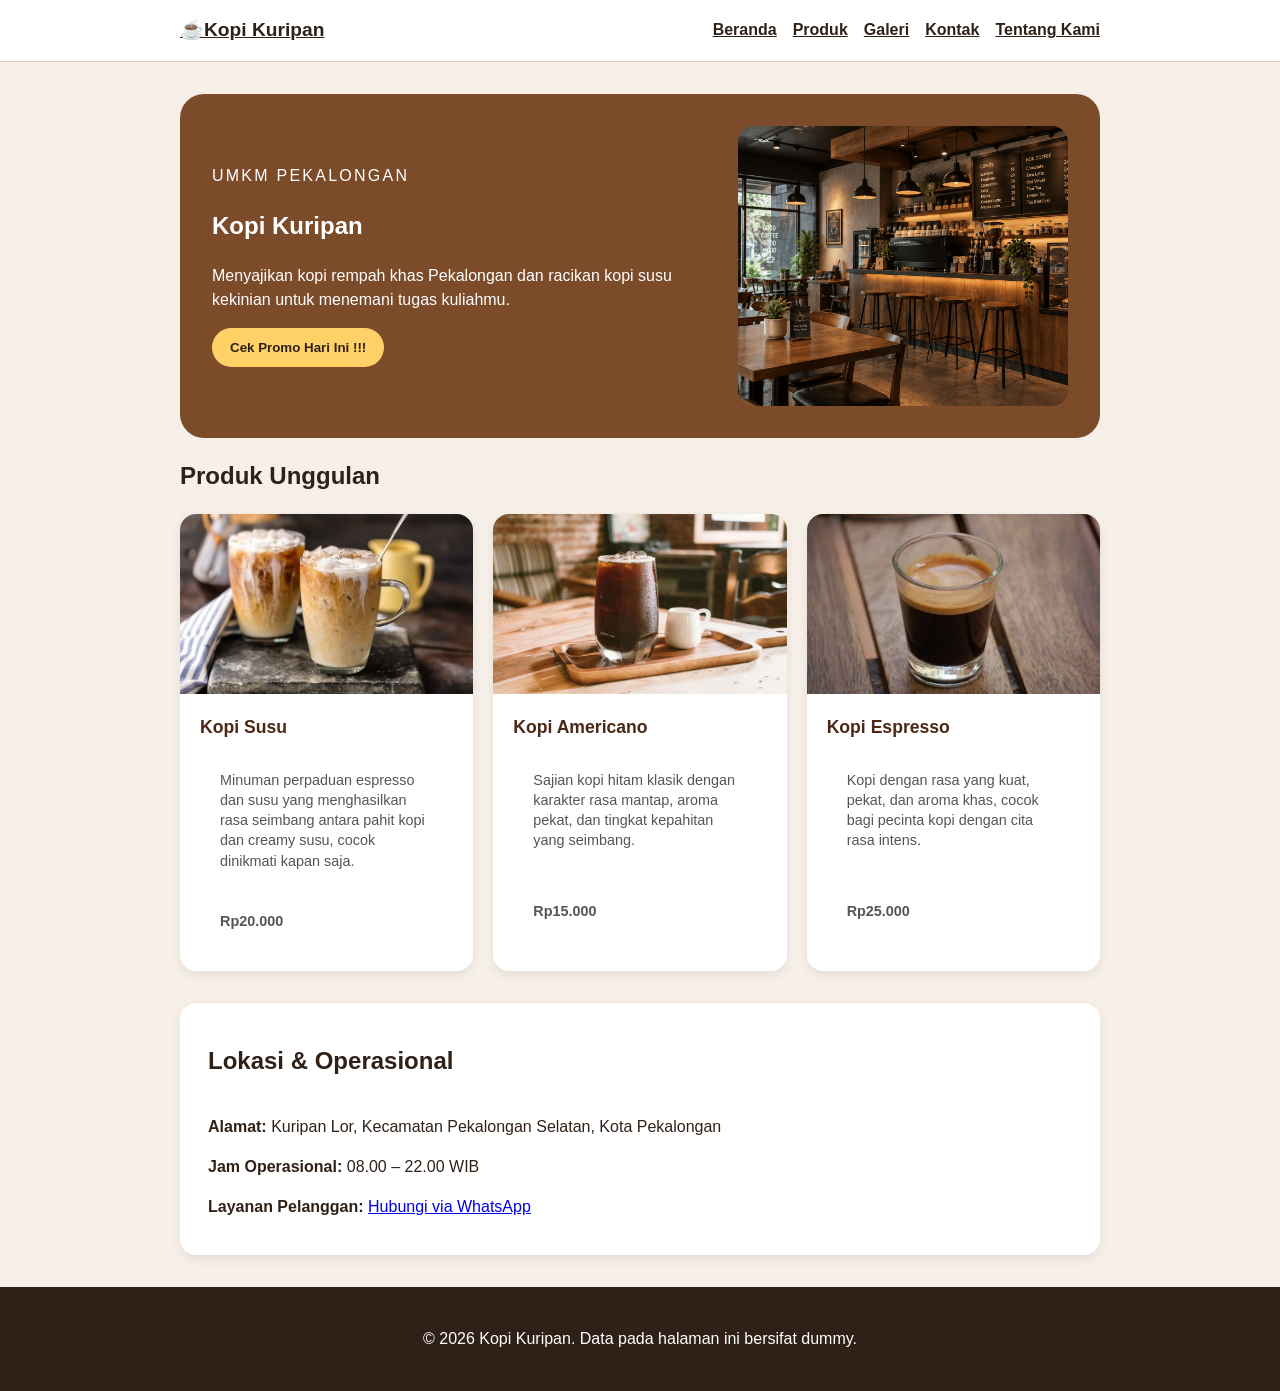
<file: index.html>
<!doctype html>
<html lang="id">
  <head>
    <meta charset="utf-8" />
    <meta name="viewport" content="width=device-width, initial-scale=1" />
    <title>Kopi Kuripan - UMKM Pekalongan</title>
    <link rel="stylesheet" href="css/style.css" />
    <script src="js/script.js" defer></script>
    <script src="js/app.js" defer></script>
    
  </head>
  <body>
    <a class="skip-link" href="#konten">Lewati ke konten utama</a>

    <header class="site-header">
      <nav class="nav" aria-label="Navigasi utama">
        <a class="brand" href="index.html">☕Kopi Kuripan</a>

        <details class="mobile-menu">
          <summary aria-label="Buka menu navigasi">
            <span class="hamburger" aria-hidden="true">☰</span>
            <span>Menu</span>
          </summary>
          <ul>
            <li><a aria-current="page" href="index.html">Beranda</a></li>
            <li><a href="produk.html">Produk</a></li>
            <li><a href="galeri.html">Galeri</a></li>
            <li><a href="kontak.html">Kontak</a></li>
            <li><a href="tentang.html">Tentang Kami</a></li>
          </ul>
        </details>

        <ul class="desktop-menu">
          <li><a aria-current="page" href="index.html">Beranda</a></li>
          <li><a href="produk.html">Produk</a></li>
          <li><a href="galeri.html">Galeri</a></li>
          <li><a href="kontak.html">Kontak</a></li>
          <li><a href="tentang.html">Tentang Kami</a></li>
        </ul>
      </nav>
    </header>

    <main id="konten" class="page">
      <section class="hero" aria-labelledby="hero-title">
        <div class="hero-content">
          <p class="eyebrow">UMKM Pekalongan</p>
          <h1 id="hero-title">Kopi Kuripan</h1>
          <p>
            Menyajikan kopi rempah khas Pekalongan dan racikan kopi susu
            kekinian untuk menemani tugas kuliahmu.
          </p>
          <button id="promoButton" type="button">
            Cek Promo Hari Ini !!!
          </button>
        </div>
        <img src="assets/images/tentang-kopi.png" alt="Interior Kedai Kopi Kuripan Pekalongan" width="640" height="360" loading="lazy" />
      </section>

      <section aria-labelledby="produk-title">
        <h2 id="produk-title">Produk Unggulan</h2>

        <div class="product-grid">
          <article class="product-card">
            <img src="assets/images/kopi-susu.jpeg" alt="Kopi Susu" width="640" height="360" loading="lazy" />
            <div class="product-content">
              <h3>Kopi Susu</h3>
              <p>
                Minuman perpaduan espresso dan susu yang menghasilkan rasa
                seimbang antara pahit kopi dan creamy susu, cocok dinikmati
                kapan saja.
              </p>
              <p class="price">Rp20.000</p>
            </div>
          </article>

          <article class="product-card">
            <img src="assets/images/kopi-americano.jpeg" alt="Kopi Americano" width="640" height="360" loading="lazy" />
            <div class="product-content">
              <h3>Kopi Americano</h3>
              <p>
                Sajian kopi hitam klasik dengan karakter rasa mantap, aroma pekat, dan tingkat kepahitan yang seimbang.
              </p>
              <p class="price">Rp15.000</p>
            </div>
          </article>

          <article class="product-card">
            <img src="assets/images/kopi-espresso.jpeg" alt="Kopi Espresso" width="640" height="360" loading="lazy" />
            <div class="product-content">
              <h3>Kopi Espresso</h3>
              <p>
                Kopi dengan rasa yang kuat, pekat, dan aroma khas, cocok bagi
                pecinta kopi dengan cita rasa intens.
              </p>
              <p class="price">Rp25.000</p>
            </div>
          </article>
        </div>
      </section>

      <section class="info-section" aria-labelledby="lokasi-title">
        <h2 id="lokasi-title">Lokasi & Operasional</h2>

        <div class="info-content">
          <p><strong>Alamat:</strong> Kuripan Lor, Kecamatan Pekalongan Selatan, Kota Pekalongan</p>
          <p><strong>Jam Operasional:</strong> 08.00 – 22.00 WIB</p>
          <p>
            <strong>Layanan Pelanggan:</strong>
            <a href="https://wa.me/6282225196199" target="_blank" rel="noopener">Hubungi via WhatsApp</a>
          </p>
        </div>
      </section>
    </main>

    <footer class="site-footer">
      <p>&copy; 2026 Kopi Kuripan. Data pada halaman ini bersifat dummy.</p>
    </footer>

  </body>
</html>
</file>
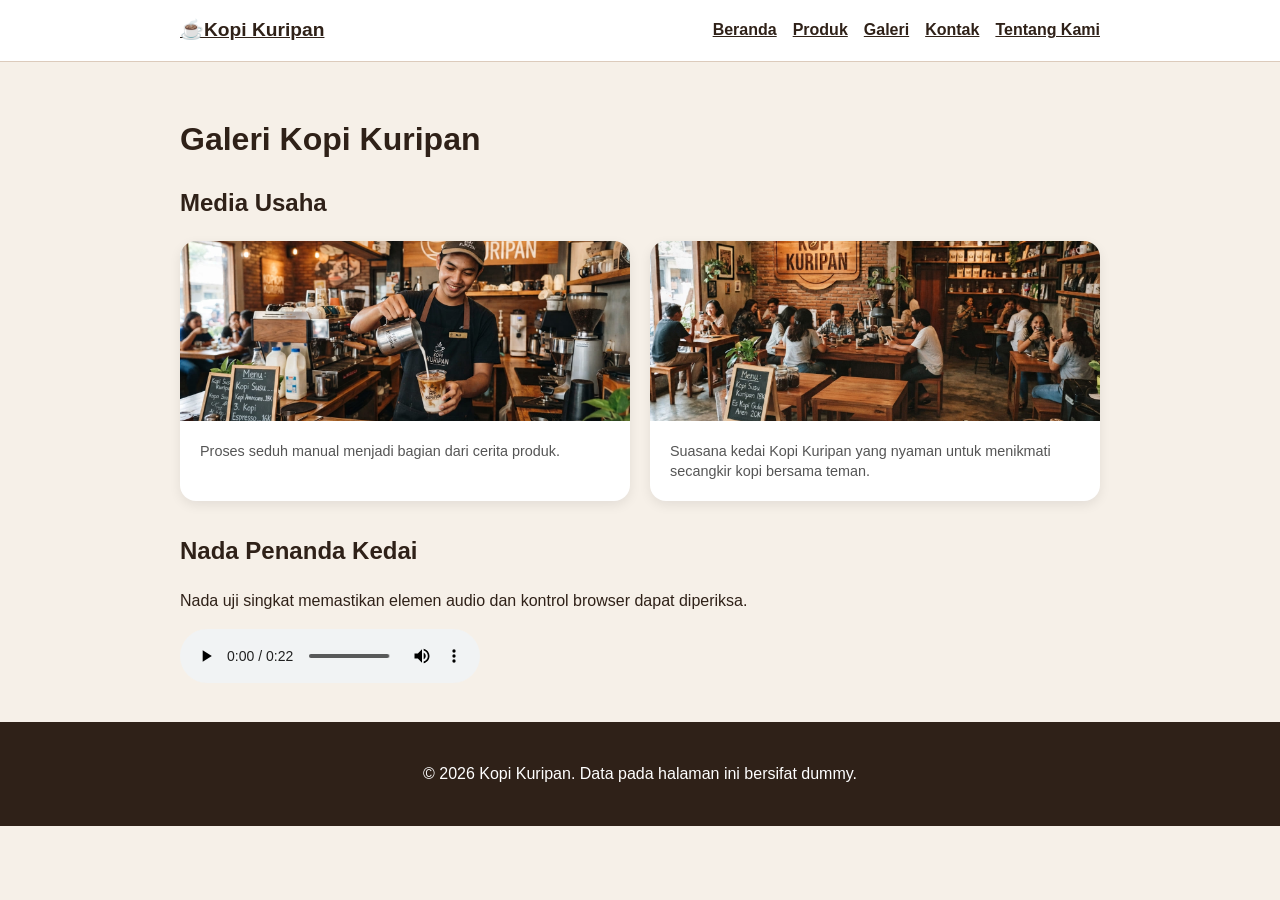
<file: galeri.html>
<!DOCTYPE html>
<html lang="id">
<head>
  <meta charset="utf-8" />
  <meta name="viewport" content="width=device-width, initial-scale=1" />
  <title>Galeri Kopi Kuripan - Website UMKM</title>
  <link rel="stylesheet" href="css/style.css" />
  <script src="js/app.js" defer></script>

</head>
<body>
  <a class="skip-link" href="#konten">Lewati ke konten utama</a>
  <header class="site-header">
    <nav class="nav" aria-label="Navigasi utama">
        <a class="brand" href="index.html">☕Kopi Kuripan</a>

        <details class="mobile-menu">
          <summary aria-label="Buka menu navigasi">
            <span class="hamburger" aria-hidden="true">☰</span>
            <span>Menu</span>
          </summary>
          <ul>
            <li><a href="index.html">Beranda</a></li>
            <li><a href="produk.html">Produk</a></li>
            <li><a aria-current="page" href="galeri.html">Galeri</a></li>
            <li><a href="kontak.html">Kontak</a></li>
            <li><a href="tentang.html">Tentang Kami</a></li>
          </ul>
        </details>

        <ul class="desktop-menu">
        <li><a href="index.html">Beranda</a></li>
        <li><a href="produk.html">Produk</a></li>
        <li><a aria-current="page" href="galeri.html">Galeri</a></li>
        <li><a href="kontak.html">Kontak</a></li>
        <li><a href="tentang.html">Tentang Kami</a></li>
        </ul>
    </nav>
  </header>
  
  <main id="konten" class="page">
    <h1>Galeri Kopi Kuripan</h1>
    <section aria-labelledby="media-title">
      <h2 id="media-title">Media Usaha</h2>
      <div class="gallery-grid">
        <figure class="media-card">
          <img src="assets/images/bikin-kopi.jpg" alt="Proses seduh kopi" width="640" height="360" loading="lazy" />
          <figcaption>Proses seduh manual menjadi bagian dari cerita produk.</figcaption>
        </figure>

        <figure class="media-card">
          <img src="assets/images/suasana-caffe.jpg" alt="Suasana kedai kopi" width="640" height="360" loading="lazy" />
          <figcaption>Suasana kedai Kopi Kuripan yang nyaman untuk menikmati secangkir kopi bersama teman.</figcaption>
        </figure>
      </div>
    </section>

    <section aria-labelledby="audio-title">
      <h2 id="audio-title">Nada Penanda Kedai</h2>
      <p id="audio-note">Nada uji singkat memastikan elemen audio dan kontrol browser dapat diperiksa.</p>
      <audio controls aria-describedby="audio-note" src="assets/musik/kopi-kuripan.mp3">
        Browser Anda tidak mendukung pemutar audio.
      </audio>
    </section>
  </main>

  <footer class="site-footer">
    <p>&copy; 2026 Kopi Kuripan. Data pada halaman ini bersifat dummy.</p>
  </footer>
</body>
</html>
</file>
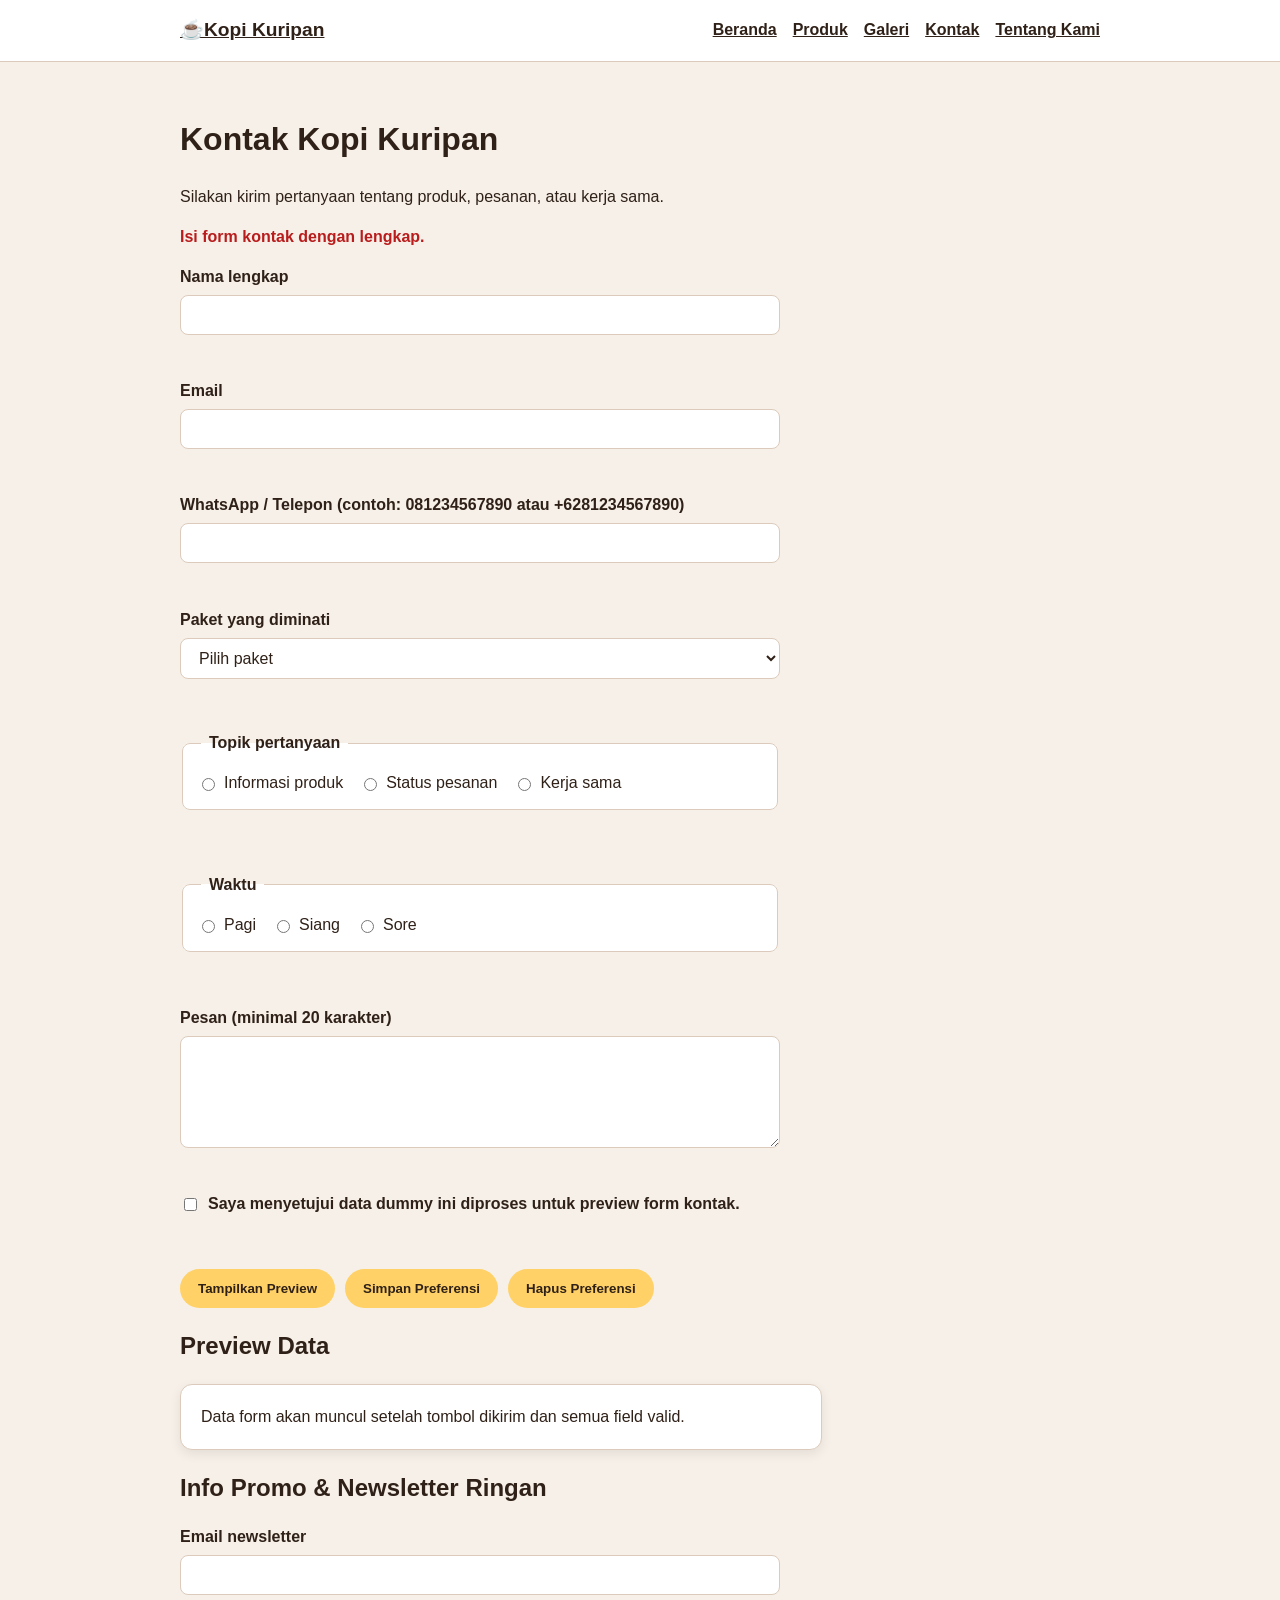
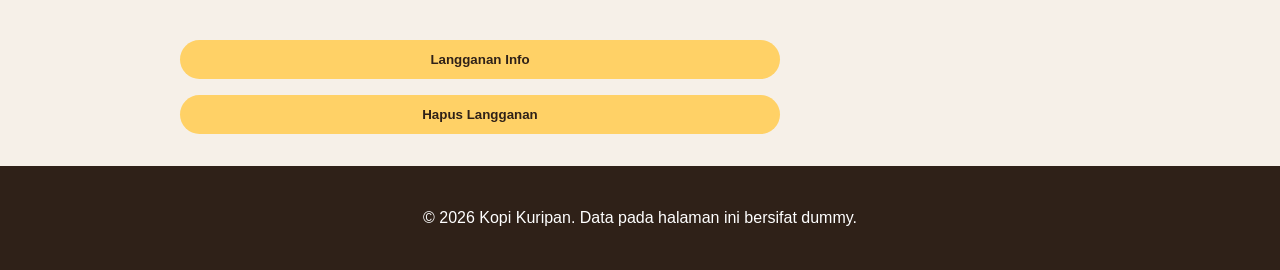
<file: kontak.html>
<!doctype html>
<html lang="id">
<head>
  <meta charset="utf-8" />
  <meta name="viewport" content="width=device-width, initial-scale=1.0" />
  <title>Kontak Kopi Kuripan - Website UMKM</title>
  <link rel="stylesheet" href="css/style.css" />
  <script src="js/form.js" defer></script>
  <script src="js/newsletter.js" defer></script>
  <script src="js/app.js" defer></script>
</head>
<body>
  <a class="skip-link" href="#konten">Lewati ke konten utama</a>
  <header class="site-header">
    <nav class="nav" aria-label="Navigasi utama">
      <a class="brand" href="index.html">☕Kopi Kuripan</a>

      <details class="mobile-menu">
        <summary aria-label="Buka menu navigasi">
          <span class="hamburger" aria-hidden="true">☰</span>
          <span>Menu</span>
        </summary>
        <ul>
          <li><a href="index.html">Beranda</a></li>
          <li><a href="produk.html">Produk</a></li>
          <li><a href="galeri.html">Galeri</a></li>
          <li><a aria-current="page" href="kontak.html">Kontak</a></li>
          <li><a href="tentang.html">Tentang Kami</a></li>
        </ul>
      </details>

      <ul class="desktop-menu">
        <li><a href="index.html">Beranda</a></li>
        <li><a href="produk.html">Produk</a></li>
        <li><a href="galeri.html">Galeri</a></li>
        <li><a aria-current="page" href="kontak.html">Kontak</a></li>
        <li><a href="tentang.html">Tentang Kami</a></li>
      </ul>
    </nav>
  </header>

  <main id="konten" class="page">
    <h1>Kontak Kopi Kuripan</h1>
    <p>Silakan kirim pertanyaan tentang produk, pesanan, atau kerja sama.</p>

    <p id="form-feedback" class="form-feedback" role="status" aria-live="polite">
      Isi form kontak dengan lengkap.
    </p>

    <form id="form-kontak" action="#" method="post" novalidate>
      <div class="field">
        <label for="nama">Nama lengkap</label>
        <input
          id="nama"
          name="nama"
          type="text"
          autocomplete="name"
          required
          minlength="3"
          aria-describedby="nama-error"
        />
        <p id="nama-error" class="field-error" aria-live="polite"></p>
      </div>

      <div class="field">
        <label for="email">Email</label>
        <input
          id="email"
          name="email"
          type="email"
          autocomplete="email"
          required
          aria-describedby="email-error"
        />
        <p id="email-error" class="field-error" aria-live="polite"></p>
      </div>

      <div class="field">
        <label for="whatsapp">WhatsApp / Telepon (contoh: 081234567890 atau +6281234567890)</label>
        <input
          id="whatsapp"
          name="whatsapp"
          type="tel"
          autocomplete="tel"
          pattern="^(08|\+628)[0-9]{7,12}$"
          aria-describedby="whatsapp-error"
        />
        <p id="whatsapp-error" class="field-error" aria-live="polite"></p>
      </div>

      <div class="field">
        <label for="paket">Paket yang diminati</label>
        <select id="paket" name="paket" required aria-describedby="paket-error">
          <option value="">Pilih paket</option>
          <option value="rumahan">Paket rumahan</option>
          <option value="kantor">Paket kantor</option>
          <option value="reseller">Paket reseller</option>
        </select>
        <p id="paket-error" class="field-error" aria-live="polite"></p>
      </div>

      <fieldset aria-describedby="topik-error">
        <legend>Topik pertanyaan</legend>
        <label><input type="radio" name="topik" value="Informasi produk" required /> Informasi produk</label>
        <label><input type="radio" name="topik" value="Status pesanan" /> Status pesanan</label>
        <label><input type="radio" name="topik" value="Kerja sama" /> Kerja sama</label>
      </fieldset>
      <p id="topik-error" class="field-error" aria-live="polite"></p>

      <fieldset aria-describedby="waktu-error">
        <legend>Waktu</legend>
        <label><input type="radio" name="waktu" value="Pagi" required /> Pagi</label>
        <label><input type="radio" name="waktu" value="Siang" /> Siang</label>
        <label><input type="radio" name="waktu" value="Sore" /> Sore</label>
      </fieldset>
      <p id="waktu-error" class="field-error" aria-live="polite"></p>

      <div class="field">
        <label for="pesan">Pesan (minimal 20 karakter)</label>
        <textarea
          id="pesan"
          name="pesan"
          rows="5"
          required
          minlength="20"
          aria-describedby="pesan-error"
        ></textarea>
        <p id="pesan-error" class="field-error" aria-live="polite"></p>
      </div>

      <div class="field checkbox-field">
        <label>
          <input id="setuju" name="setuju" type="checkbox" required aria-describedby="setuju-error" />
          Saya menyetujui data dummy ini diproses untuk preview form kontak.
        </label>
        <p id="setuju-error" class="field-error" aria-live="polite"></p>
      </div>

      <div class="form-actions">
        <button type="submit">Tampilkan Preview</button>
        <button type="button" id="simpan-preferensi">Simpan Preferensi</button>
        <button type="button" id="hapus-preferensi">Hapus Preferensi</button>
      </div>
    </form>

    <section aria-labelledby="preview-title">
      <h2 id="preview-title">Preview Data</h2>
      <pre id="preview-form" aria-live="polite">Data form akan muncul setelah tombol dikirim dan semua field valid.</pre>
    </section>

    <section aria-labelledby="newsletter-title">
      <h2 id="newsletter-title">Info Promo &amp; Newsletter Ringan</h2>
      <form id="form-newsletter" novalidate>
        <div class="field">
          <label for="email-newsletter">Email newsletter</label>
          <input id="email-newsletter" name="emailNewsletter" type="email" required aria-describedby="newsletter-error" />
          <p id="newsletter-error" class="field-error" aria-live="polite"></p>
        </div>
        <button type="submit">Langganan Info</button>
        <button type="button" id="reset-newsletter">Hapus Langganan</button>
      </form>
      <p id="newsletter-status" class="form-feedback" aria-live="polite"></p>
    </section>
  </main>

  <footer class="site-footer">
    <p>&copy; 2026 Kopi Kuripan. Data pada halaman ini bersifat dummy.</p>
  </footer>
</body>
</html>
</file>
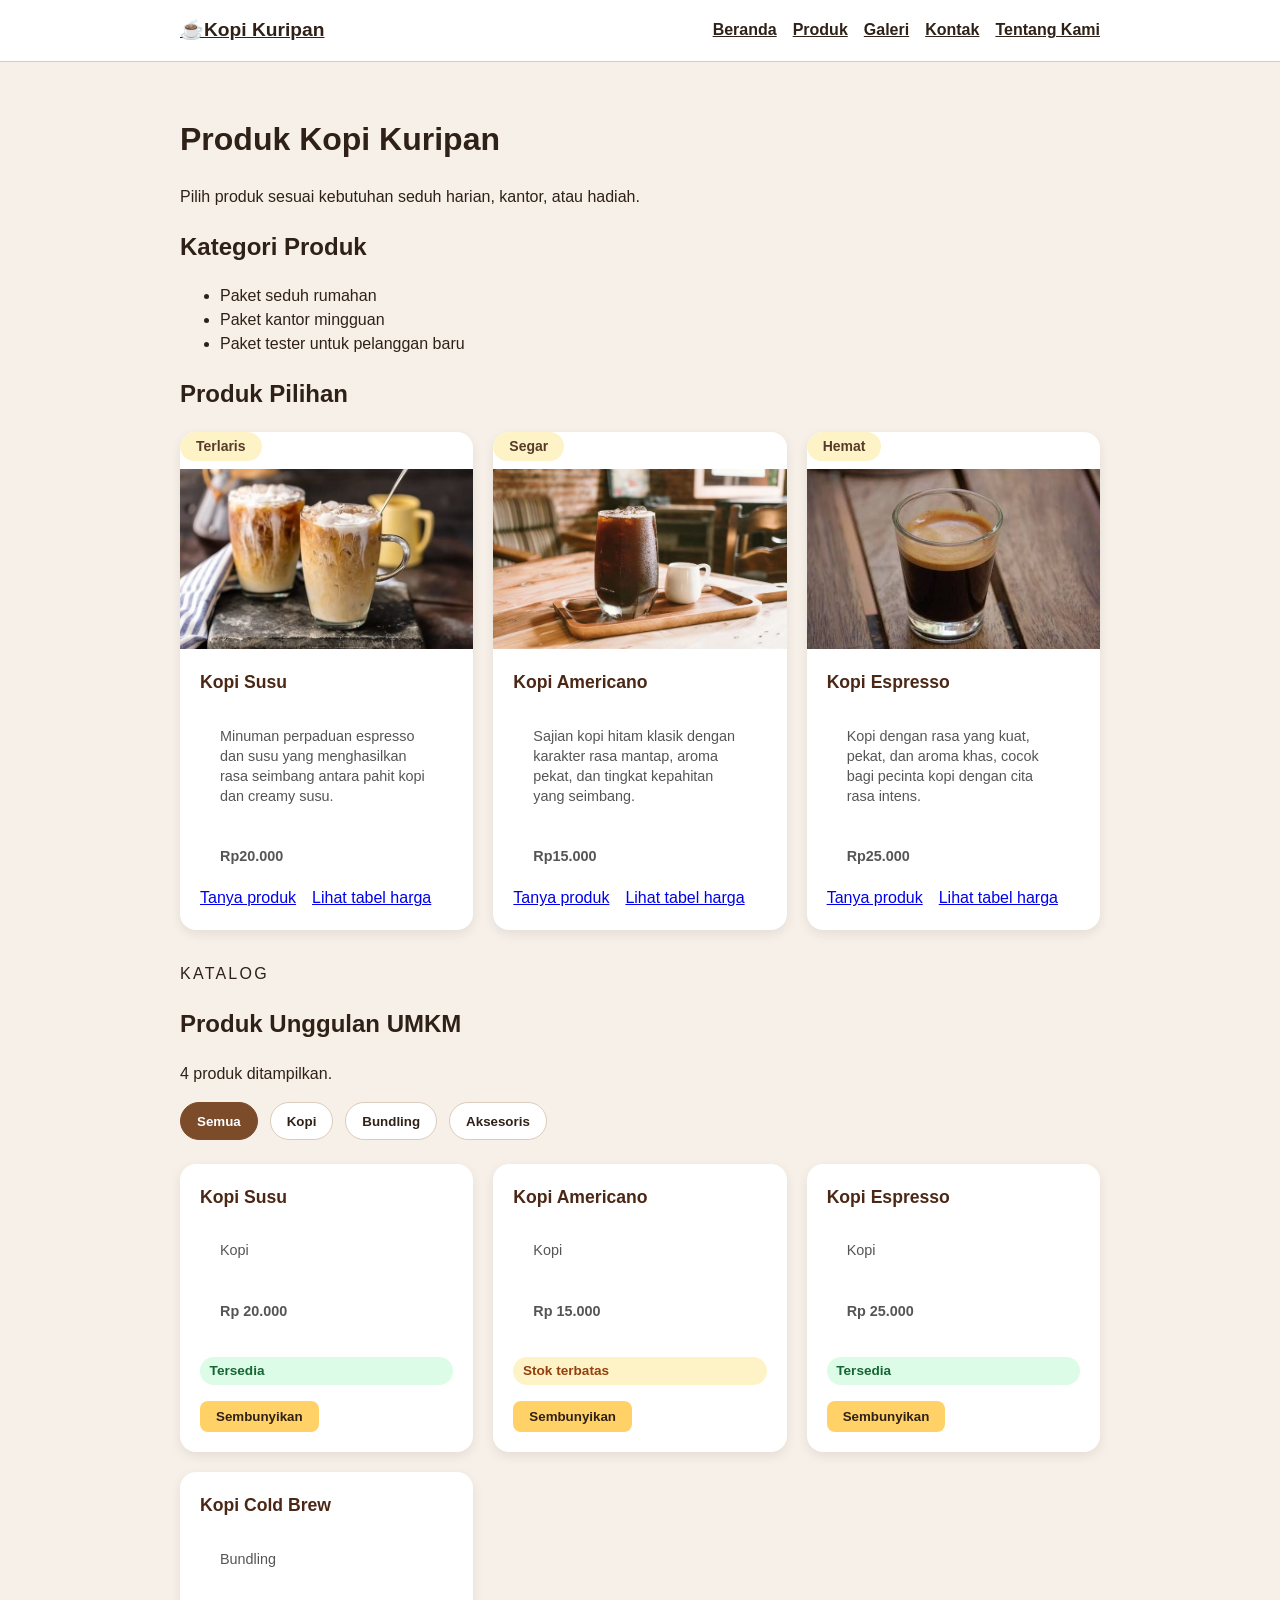
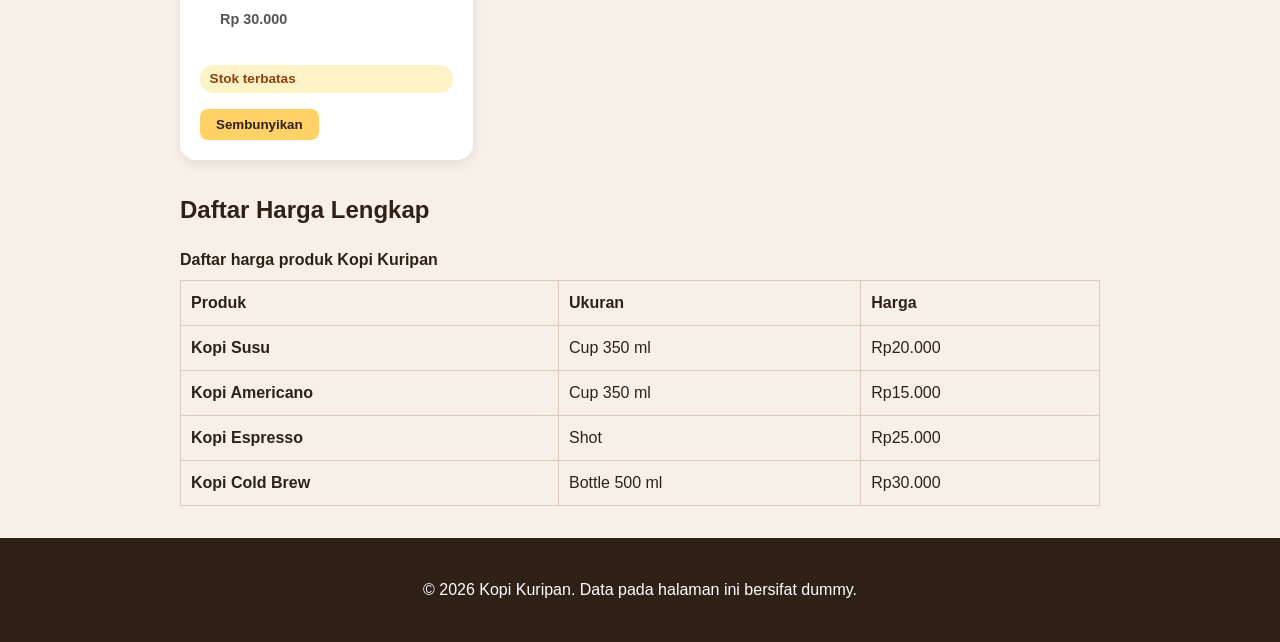
<file: produk.html>
<!DOCTYPE html>
<html lang="id">
<head>
  <meta charset="utf-8" />
  <meta name="viewport" content="width=device-width, initial-scale=1" />
  <title>Produk Kopi Kuripan - Website UMKM</title>
  <link rel="stylesheet" href="css/style.css" />
  <script src="js/app.js" defer></script>

</head>
<body>
  <a class="skip-link" href="#konten">Lewati ke konten utama</a>
  <header class="site-header">
    <nav class="nav" aria-label="Navigasi utama">
        <a class="brand" href="index.html">☕Kopi Kuripan</a>

        <details class="mobile-menu">
          <summary aria-label="Buka menu navigasi">
            <span class="hamburger" aria-hidden="true">☰</span>
            <span>Menu</span>
          </summary>
          <ul>
            <li><a href="index.html">Beranda</a></li>
            <li><a aria-current="page" href="produk.html">Produk</a></li>
            <li><a href="galeri.html">Galeri</a></li>
            <li><a href="kontak.html">Kontak</a></li>
            <li><a href="tentang.html">Tentang Kami</a></li>
          </ul>
        </details>

        <ul class="desktop-menu">
          <li><a href="index.html">Beranda</a></li>
          <li><a aria-current="page" href="produk.html">Produk</a></li>
          <li><a href="galeri.html">Galeri</a></li>
          <li><a href="kontak.html">Kontak</a></li>
          <li><a href="tentang.html">Tentang Kami</a></li>
        </ul>
    </nav>
  </header>
  
  <main id="konten" class="page">
    <h1>Produk Kopi Kuripan</h1>
    <p>Pilih produk sesuai kebutuhan seduh harian, kantor, atau hadiah.</p>
    
    <section aria-labelledby="kategori-title">
      <h2 id="kategori-title">Kategori Produk</h2>
      <ul>
        <li>Paket seduh rumahan</li>
        <li>Paket kantor mingguan</li>
        <li>Paket tester untuk pelanggan baru</li>
      </ul>
    </section>

    <section aria-labelledby="produk-pilihan-title">
      <h2 id="produk-pilihan-title">Produk Pilihan</h2>
      <div class="product-grid">
        <article class="product-card">
          <span class="product-badge">Terlaris</span>
          <img src="assets/images/kopi-susu.jpeg" alt="Kopi Susu" width="640" height="360" loading="lazy" />
          <div class="product-content">
            <h3>Kopi Susu</h3>
            <p>Minuman perpaduan espresso dan susu yang menghasilkan rasa seimbang antara pahit kopi dan creamy susu.</p>
            <p class="price">Rp20.000</p>
            <div class="card-actions">
              <a class="button" href="kontak.html">Tanya produk</a>
              <a href="#harga-title">Lihat tabel harga</a>
            </div>
          </div>
        </article>

        <article class="product-card">
          <span class="product-badge">Segar</span>
          <img src="assets/images/kopi-americano.jpeg" alt="Kopi Americano" width="640" height="360" loading="lazy" />
          <div class="product-content">
            <h3>Kopi Americano</h3>
            <p>Sajian kopi hitam klasik dengan karakter rasa mantap, aroma pekat, dan tingkat kepahitan yang seimbang.</p>
            <p class="price">Rp15.000</p>
            <div class="card-actions">
              <a class="button" href="kontak.html">Tanya produk</a>
              <a href="#harga-title">Lihat tabel harga</a>
            </div>
          </div>
        </article>

        <article class="product-card">
          <span class="product-badge">Hemat</span>
          <img src="assets/images/kopi-espresso.jpeg" alt="Kopi Espresso" width="640" height="360" loading="lazy" />
          <div class="product-content">
            <h3>Kopi Espresso</h3>
            <p>Kopi dengan rasa yang kuat, pekat, dan aroma khas, cocok bagi pecinta kopi dengan cita rasa intens.</p>
            <p class="price">Rp25.000</p>
            <div class="card-actions">
              <a class="button" href="kontak.html">Tanya produk</a>
              <a href="#harga-title">Lihat tabel harga</a>
            </div>
          </div>
        </article>
      </div>
    </section>

    <section class="section" aria-labelledby="produk-title">
      <div class="section-header">
        <p class="eyebrow">Katalog</p>
        <h2 id="produk-title">Produk Unggulan UMKM</h2>
        <p id="produk-status" class="produk-status">Produk belum dimuat.</p>
      </div>

      <div class="filter-bar" aria-label="Filter kategori produk">
        <button type="button" class="filter-button is-active" data-filter="Semua">Semua</button>
        <button type="button" class="filter-button" data-filter="Kopi">Kopi</button>
        <button type="button" class="filter-button" data-filter="Bundling">Bundling</button>
        <button type="button" class="filter-button" data-filter="Aksesoris">Aksesoris</button>
      </div>

      <div id="produk-grid" class="product-grid" aria-live="polite"></div>
    </section>

    <section aria-labelledby="harga-title">
      <h2 id="harga-title">Daftar Harga Lengkap</h2>
      <div class="table-scroll" role="region" aria-labelledby="harga-title" tabindex="0">
        <table>
          <caption>Daftar harga produk Kopi Kuripan</caption>
          <thead>
            <tr>
              <th scope="col">Produk</th>
              <th scope="col">Ukuran</th>
              <th scope="col">Harga</th>
            </tr>
          </thead>
          <tbody>
            <tr>
              <th scope="row">Kopi Susu</th>
              <td>Cup 350 ml</td>
              <td>Rp20.000</td>
            </tr>
            <tr>
              <th scope="row">Kopi Americano</th>
              <td>Cup 350 ml</td>
              <td>Rp15.000</td>
            </tr>
            <tr>
              <th scope="row">Kopi Espresso</th>
              <td>Shot</td>
              <td>Rp25.000</td>
            </tr>
            <tr>
              <th scope="row">Kopi Cold Brew</th>
              <td>Bottle 500 ml</td>
              <td>Rp30.000</td>
            </tr>
          </tbody>
        </table>
      </div>
    </section>
  </main>

  <footer class="site-footer">
    <p>&copy; 2026 Kopi Kuripan. Data pada halaman ini bersifat dummy.</p>
  </footer>
</body>
</html>
</file>
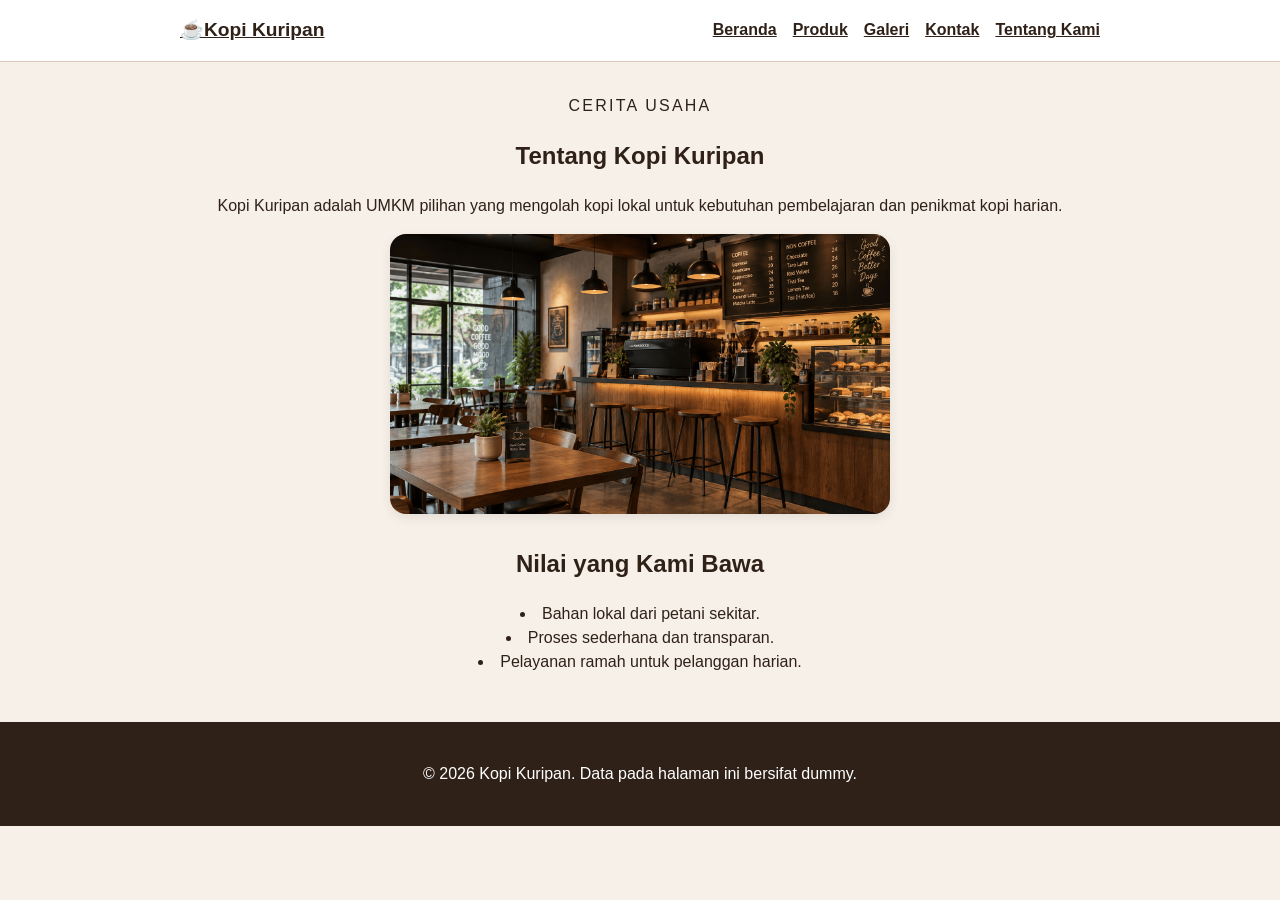
<file: tentang.html>
<!doctype html>
<html lang="id">
  <head>
    <meta charset="utf-8" />
    <meta name="viewport" content="width=device-width, initial-scale=1" />
    <title>Tentang Kopi Kuripan - Website UMKM</title>
    <link rel="stylesheet" href="css/style.css" />
    <script src="js/app.js" defer></script>

  </head>
  <body>
    <a class="skip-link" href="#konten">Lewati ke konten utama</a>

    <header class="site-header">
      <nav class="nav" aria-label="Navigasi utama">
        <a class="brand" href="index.html">☕Kopi Kuripan</a>

        <details class="mobile-menu">
          <summary aria-label="Buka menu navigasi">
            <span class="hamburger" aria-hidden="true">☰</span>
            <span>Menu</span>
          </summary>
          <ul>
            <li><a href="index.html">Beranda</a></li>
            <li><a href="produk.html">Produk</a></li>
            <li><a href="galeri.html">Galeri</a></li>
            <li><a href="kontak.html">Kontak</a></li>
            <li><a aria-current="page" href="tentang.html">Tentang Kami</a></li>
          </ul>
        </details>

        <ul class="desktop-menu">
          <li><a href="index.html">Beranda</a></li>
          <li><a href="produk.html">Produk</a></li>
          <li><a href="galeri.html">Galeri</a></li>
          <li><a href="kontak.html">Kontak</a></li>
          <li><a aria-current="page" href="tentang.html">Tentang Kami</a></li>
        </ul>
      </nav>
    </header>

    <main id="konten" class="page">
      <section class="about-hero" aria-labelledby="about-title">
        <p class="eyebrow">Cerita Usaha</p>
        <h1 id="about-title">Tentang Kopi Kuripan</h1>
        <p class="about-description">
          Kopi Kuripan adalah UMKM pilihan yang mengolah kopi lokal untuk kebutuhan pembelajaran dan penikmat kopi harian.
        </p>
        
        <div class="about-image-wrapper">
          <img src="assets/images/tentang-kopi.png" alt="Interior Kedai Kopi Kuripan Pekalongan" width="640" height="360" loading="lazy" />
        </div>
      </section>

      <section class="values-section" aria-labelledby="nilai-title">
        <h2 id="nilai-title">Nilai yang Kami Bawa</h2>
        <ul class="values-list">
          <li>Bahan lokal dari petani sekitar.</li>
          <li>Proses sederhana dan transparan.</li>
          <li>Pelayanan ramah untuk pelanggan harian.</li>
        </ul>
      </section>
    </main>

    <footer class="site-footer">
      <p>&copy; 2026 Kopi Kuripan. Data pada halaman ini bersifat dummy.</p>
    </footer>

  </body>
</html>
</file>
<file: css/style.css>
:root {
  --color-primary: #7b4b2a;
  --color-primary-strong: #563b28;
  --color-accent: #ffd166;
  --color-text: #2f2118;
  --color-muted: #555555;
  --color-surface: #ffffff;
  --color-background: #f6f0e8;
  --color-border: #dccbbc;
  --color-focus: #2563eb;
  --space-1: 8px;
  --space-2: 16px;
  --space-3: 20px;
  --space-4: 32px;
  --radius-sm: 8px;
  --radius-md: 16px;
  --radius-lg: 24px;
}

html {
  scroll-behavior: smooth;
}

body {
  margin: 0;
  color: var(--color-text);
  background: var(--color-background);
  font-family: Arial, sans-serif;
  font-size: 1rem;
  line-height: 1.5;
}

img {
  max-width: 100%;
  height: auto;
}

figure {
  margin: 0 0 var(--space-4);
}

figcaption {
  margin-top: var(--space-1);
  color: #6b5b52;
}

.site-header {
  padding: var(--space-2) var(--space-3);
  background: var(--color-surface);
  border-bottom: 1px solid var(--color-border);
}

.nav {
  max-width: 920px;
  margin: 0 auto;
  display: flex;
  gap: var(--space-3);
  align-items: center;
  justify-content: space-between;
}

.brand {
  display: inline-block;
  margin-bottom: 0;
  color: #4b2715;
  font-weight: 800;
  font-size: 1.2rem;
  text-decoration: none;
}

.nav ul,
.nav-links {
  display: flex;
  gap: var(--space-2);
  list-style: none;
  margin: 0;
  padding: 0;
  flex-wrap: wrap;
}

.nav li {
  margin: 0;
}

.nav-links a,
.nav a {
  text-decoration: underline;
  color: var(--color-text);
  font-weight: bold;
}

.nav-links a:hover,
.nav-links a:focus {
  color: var(--color-primary-strong);
}

.nav a[aria-current="page"] {
  font-weight: 800;
}

.page {
  max-width: 920px;
  margin: 0 auto;
  padding: var(--space-4) var(--space-3);
}

.hero {
  display: grid;
  grid-template-columns: 1fr;
  gap: var(--space-4);
  align-items: center;
  padding: var(--space-4);
  color: white;
  background: var(--color-primary);
  border-radius: var(--radius-lg);
}

.hero-content {
  flex: 1;
}

.hero img,
.hero-image {
  width: 100%;
  max-width: 400px;
  height: 280px;
  object-fit: cover;
  border-radius: var(--radius-md);
}

.eyebrow {
  margin: 0 0 var(--space-1);
  letter-spacing: 0.14em;
  text-transform: uppercase;
}

.product-grid,
.gallery-grid {
  display: grid;
  grid-template-columns: 1fr;
  gap: var(--space-3);
  margin-top: var(--space-2);
  margin-bottom: var(--space-4);
}

.product-card,
.media-card,
.info-section {
  background: var(--color-surface);
  border-radius: var(--radius-md);
  box-shadow: 0 4px 12px rgba(0, 0, 0, 0.08);
  overflow: hidden;
  display: flex;
  flex-direction: column;
  margin: 0;
}

.product-card img,
.media-card img {
  width: 100%;
  height: 180px;
  object-fit: cover;
}

.product-content {
  padding: var(--space-3);
  display: flex;
  flex-direction: column;
  flex-grow: 1;
}

.product-card h3 {
  margin: 0 0 10px 0;
  color: #4b2715;
  font-size: 1.1rem;
}

.product-card p,
.media-card figcaption {
  padding: var(--space-3);
  margin: 0;
  color: var(--color-muted);
  font-size: 0.9rem;
  line-height: 1.4;
  flex-grow: 1;
}

.price {
  font-weight: 800;
  color: var(--color-text);
  margin: 0 !important;
}

.product-badge {
  align-self: flex-start;
  padding: 0.25rem var(--space-2);
  color: var(--color-primary-strong);
  font-size: 0.875rem;
  font-weight: 800;
  background: #fef3c7;
  border-radius: 999px;
  margin-bottom: var(--space-1);
}

.card-actions {
  display: flex;
  gap: var(--space-2);
  align-items: center;
  flex-wrap: wrap;
  margin-top: auto;
}

button,
#form-kontak button[type="submit"] {
  padding: 12px 18px;
  color: var(--color-text);
  font-weight: 700;
  cursor: pointer;
  background: var(--color-accent);
  border: 0;
  border-radius: 999px;
}

button:hover,
#form-kontak button[type="submit"]:hover {
  background-color: #e5b85a;
}

.skip-link {
  position: absolute;
  left: -9999px;
  padding: 8px 12px;
  color: white;
  background: var(--color-text);
}

.skip-link:focus {
  top: 8px;
  left: 8px;
}

a:focus-visible,
button:focus-visible,
input:focus-visible,
select:focus-visible,
textarea:focus-visible {
  outline: 3px solid var(--color-focus);
  outline-offset: 3px;
}

.site-footer {
  padding: 24px var(--space-3);
  color: white;
  text-align: center;
  background: var(--color-text);
}

.about-hero,
.values-section {
  text-align: center;
}

.values-list {
  list-style-position: inside;
  padding-left: 0;
}

.about-image-wrapper {
  max-width: 500px;
  width: 100%;
  margin: 0 auto var(--space-4) auto;
  border-radius: var(--radius-md);
  overflow: hidden;
  box-shadow: 0 4px 12px rgba(0, 0, 0, 0.08);
}

.about-image-wrapper img {
  width: 100%;
  height: 280px;
  object-fit: cover;
  display: block;
}

.info-section {
  padding: var(--space-3) 28px;
  margin-top: var(--space-4);
}

table {
  width: 100%;
  border-collapse: collapse;
}

caption {
  margin-bottom: var(--space-1);
  font-weight: 700;
  text-align: left;
}

th,
td {
  padding: 10px;
  text-align: left;
  border: 1px solid var(--color-border);
}

.table-scroll {
  max-width: 100%;
  overflow-x: auto;
}

.table-scroll:focus-visible {
  outline: 3px solid var(--color-focus);
  outline-offset: 3px;
}

.table-scroll table {
  min-width: 40rem;
}

#form-kontak,
#form-newsletter {
  display: flex;
  flex-direction: column;
  gap: var(--space-2);
  max-width: 600px;
  margin-top: var(--space-2);
}

#form-kontak .field,
#form-newsletter .field {
  display: flex;
  flex-direction: column;
  gap: 6px;
}

#form-kontak .field label,
#form-newsletter .field label {
  font-weight: 700;
  color: var(--color-text);
}

#form-kontak input[type="text"],
#form-kontak input[type="email"],
#form-kontak input[type="tel"],
#form-kontak select,
#form-kontak textarea,
#form-newsletter input[type="email"] {
  width: 100%;
  padding: 10px 14px;
  border: 1px solid var(--color-border);
  border-radius: var(--radius-sm);
  font-family: inherit;
  font-size: 1rem;
  background: var(--color-surface);
  color: var(--color-text);
  box-sizing: border-box;
}

#form-kontak fieldset {
  border: 1px solid var(--color-border);
  border-radius: var(--radius-sm);
  padding: var(--space-2) 14px 14px 14px;
  background: var(--color-surface);
  display: flex;
  flex-direction: row;
  flex-wrap: wrap;
  gap: var(--space-2);
  margin-top: var(--space-1);
}

#form-kontak legend {
  font-weight: 700;
  padding: 0 8px;
  color: var(--color-text);
  margin-left: 4px;
}

#form-kontak fieldset label {
  font-weight: normal;
  display: inline-flex;
  align-items: center;
  gap: 6px;
  cursor: pointer;
  color: var(--color-text);
}

#preview-form {
  background: var(--color-surface);
  padding: var(--space-3);
  border-radius: 12px;
  border: 1px solid var(--color-border);
  white-space: pre-wrap;
  font-family: inherit;
  color: var(--color-text);
  margin-top: 10px;
  max-width: 600px;
  box-shadow: 0 4px 12px rgba(0, 0, 0, 0.08);
}

@media (min-width: 42rem) {
  .nav ul {
    flex-direction: row;
  }
  .gallery-grid {
    grid-template-columns: repeat(2, minmax(0, 1fr));
  }
}

@media (min-width: 48rem) {
  .hero {
    grid-template-columns: 1.2fr 0.8fr;
  }
  .product-grid {
    grid-template-columns: repeat(2, minmax(0, 1fr));
  }
}

@media (min-width: 60rem) {
  .nav {
    flex-direction: row;
    align-items: center;
    justify-content: space-between;
  }
  .nav ul {
    flex-direction: row;
  }
  .product-grid {
    grid-template-columns: repeat(3, minmax(0, 1fr));
  }
}

.mobile-menu {
  display: none;
}

.desktop-menu {
  display: flex;
  gap: var(--space-2);
  list-style: none;
  margin: 0;
  padding: 0;
}

@media (max-width: 42rem) {
  .desktop-menu {
    display: none !important;
  }

  .mobile-menu {
    display: block !important;
    position: relative;
  }

  .mobile-menu summary {
    list-style: none;
    cursor: pointer;
    background: var(--color-surface);
    border: 1px solid var(--color-border);
    padding: 8px 14px;
    border-radius: var(--radius-sm);
    font-weight: bold;
  }

  .mobile-menu summary::-webkit-details-marker {
    display: none;
  }

  .mobile-menu ul {
    position: absolute;
    top: 100%;
    right: 0;
    margin-top: 8px;
    background: var(--color-surface);
    border: 1px solid var(--color-border);
    padding: var(--space-2);
    border-radius: var(--radius-md);
    box-shadow: 0 4px 12px rgba(0, 0, 0, 0.08);
    list-style: none;
    width: 180px;
    display: flex;
    flex-direction: column;
    gap: 8px;
    z-index: 100;
  }

  .mobile-menu ul li a {
    text-decoration: none;
    color: var(--color-text);
    font-weight: bold;
    display: block;
  }
}

.js-product-grid {
  display: grid;
  grid-template-columns: repeat(auto-fit, minmax(14rem, 1fr));
  gap: var(--space-4);
}

.js-product-card {
  padding: var(--space-4);
  border: 1px solid var(--color-border);
  border-radius: var(--radius-lg);
  background: var(--color-surface);
}

.stock-badge {
  display: inline-flex;
  margin-block-start: var(--space-2);
  padding: 0.25rem 0.6rem;
  border-radius: 999px;
  font-size: 0.85rem;
  font-weight: 700;
  background: #dcfce7;
  color: #166534;
}

.stock-badge.warning {
  background: #fef3c7;
  color: #92400e;
}

.stock-badge.empty {
  background: #fee2e2;
  color: #991b1b;
}

#produk-unggulan {
  font-weight: 700;
  color: var(--color-primary, #6f4e37);
}

.filter-bar {
  display: flex;
  flex-wrap: wrap;
  gap: 0.75rem;
  margin-block: 1rem 1.5rem;
}

.filter-button {
  border: 1px solid var(--color-border, #dccbbc);
  border-radius: 999px;
  background: #ffffff;
  color: var(--color-text, #2f2118);
  padding: 0.65rem 1rem;
  font-weight: 700;
  cursor: pointer;
}

.filter-button:hover,
.filter-button:focus-visible {
  border-color: var(--color-primary, #7b4b2a);
  outline: 3px solid rgba(37, 99, 235, 0.2);
  outline-offset: 2px;
}

.filter-button.is-active {
  background: var(--color-primary, #7b4b2a);
  border-color: var(--color-primary, #7b4b2a);
  color: #ffffff;
}

.empty-state {
  grid-column: 1 / -1;
  border: 1px dashed #94a3b8;
  border-radius: 1rem;
  padding: 1.5rem;
  background: #ffffff;
  color: #64748b;
  text-align: center;
}

.product-content button {
  margin-top: 1rem;
  padding: 0.5rem 1rem;
  background-color: var(--color-accent, #ffd166);
  border: none;
  border-radius: var(--radius-sm, 8px);
  font-weight: 700;
  cursor: pointer;
  align-self: flex-start;
}

.product-content button:hover {
  background-color: #e5b85a;
}

.field-error,
.form-feedback {
  margin: 0;
  color: #b91c1c;
  font-weight: 700;
}

.field-error {
  min-height: 1.4rem;
  font-size: 0.9rem;
}

[aria-invalid="true"] {
  border-color: #b91c1c !important;
  box-shadow: 0 0 0 3px rgb(185 28 28 / 15%);
}

.form-feedback.success {
  color: #166534;
}

.checkbox-field label {
  display: inline-flex;
  align-items: center;
  gap: 8px;
  font-weight: normal;
  cursor: pointer;
}

.form-actions {
  display: flex;
  flex-wrap: wrap;
  gap: 10px;
  margin-top: 8px;
}
</file>
